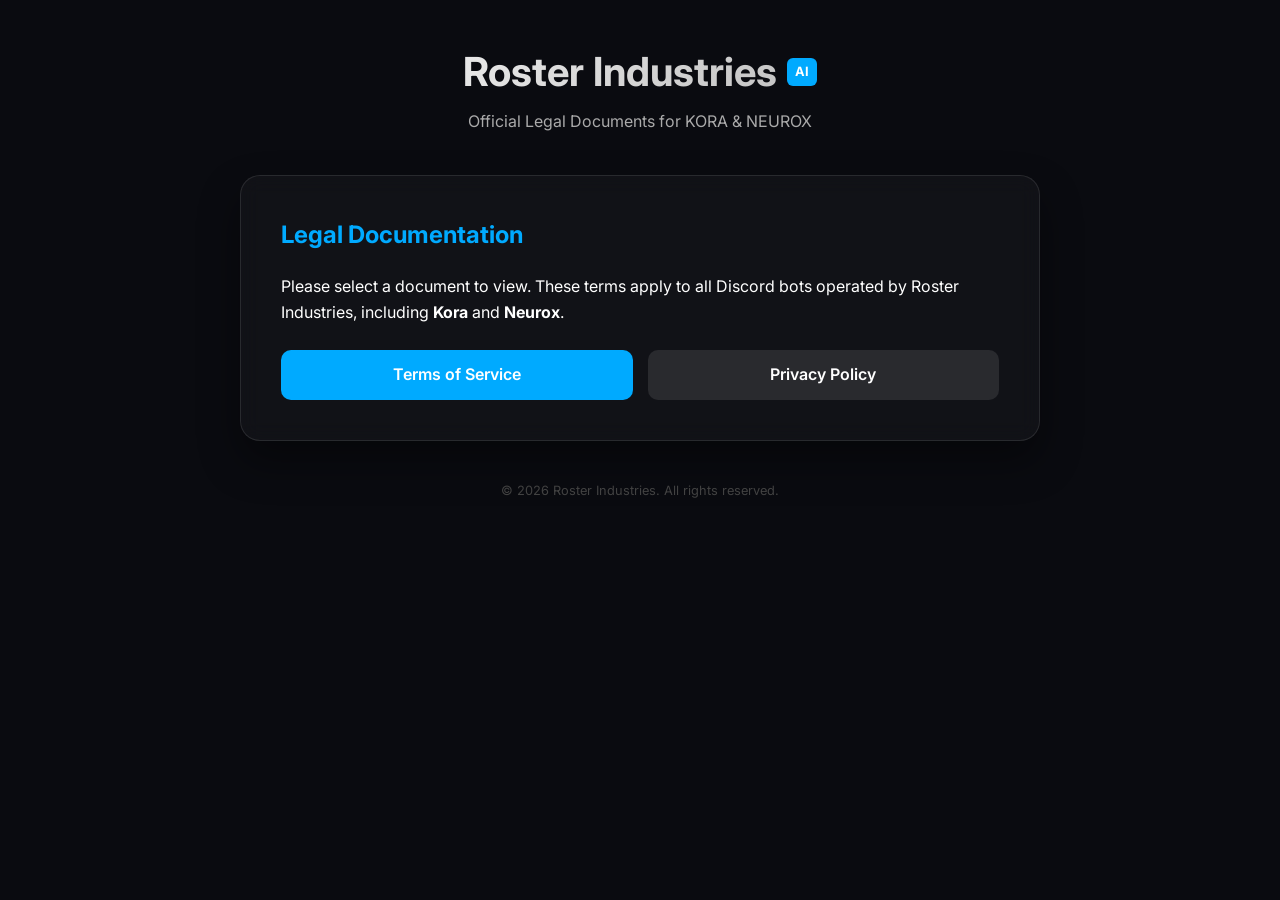
<file: index.html>
<!DOCTYPE html>
<html lang="en">

<head>
    <meta charset="UTF-8">
    <meta name="viewport" content="width=device-width, initial-scale=1.0">
    <title>Roster Industries - Legal Documents</title>
    <link rel="stylesheet" href="style.css">
    <link href="https://fonts.googleapis.com/css2?family=Inter:wght@400;600;700&display=swap" rel="stylesheet">
</head>

<body>
    <div class="container">
        <header>
            <h1>Roster Industries <span class="badge">AI</span></h1>
            <p>Official Legal Documents for KORA & NEUROX</p>
        </header>

        <main class="card">
            <h2>Legal Documentation</h2>
            <p>Please select a document to view. These terms apply to all Discord bots operated by Roster Industries,
                including <strong>Kora</strong> and <strong>Neurox</strong>.</p>
            <div class="links">
                <a href="terms" class="btn btn-primary">Terms of Service</a>
                <a href="privacy" class="btn btn-secondary">Privacy Policy</a>
            </div>
        </main>

        <footer>
            <p>&copy; 2026 Roster Industries. All rights reserved.</p>
        </footer>
    </div>
</body>

</html>
</file>
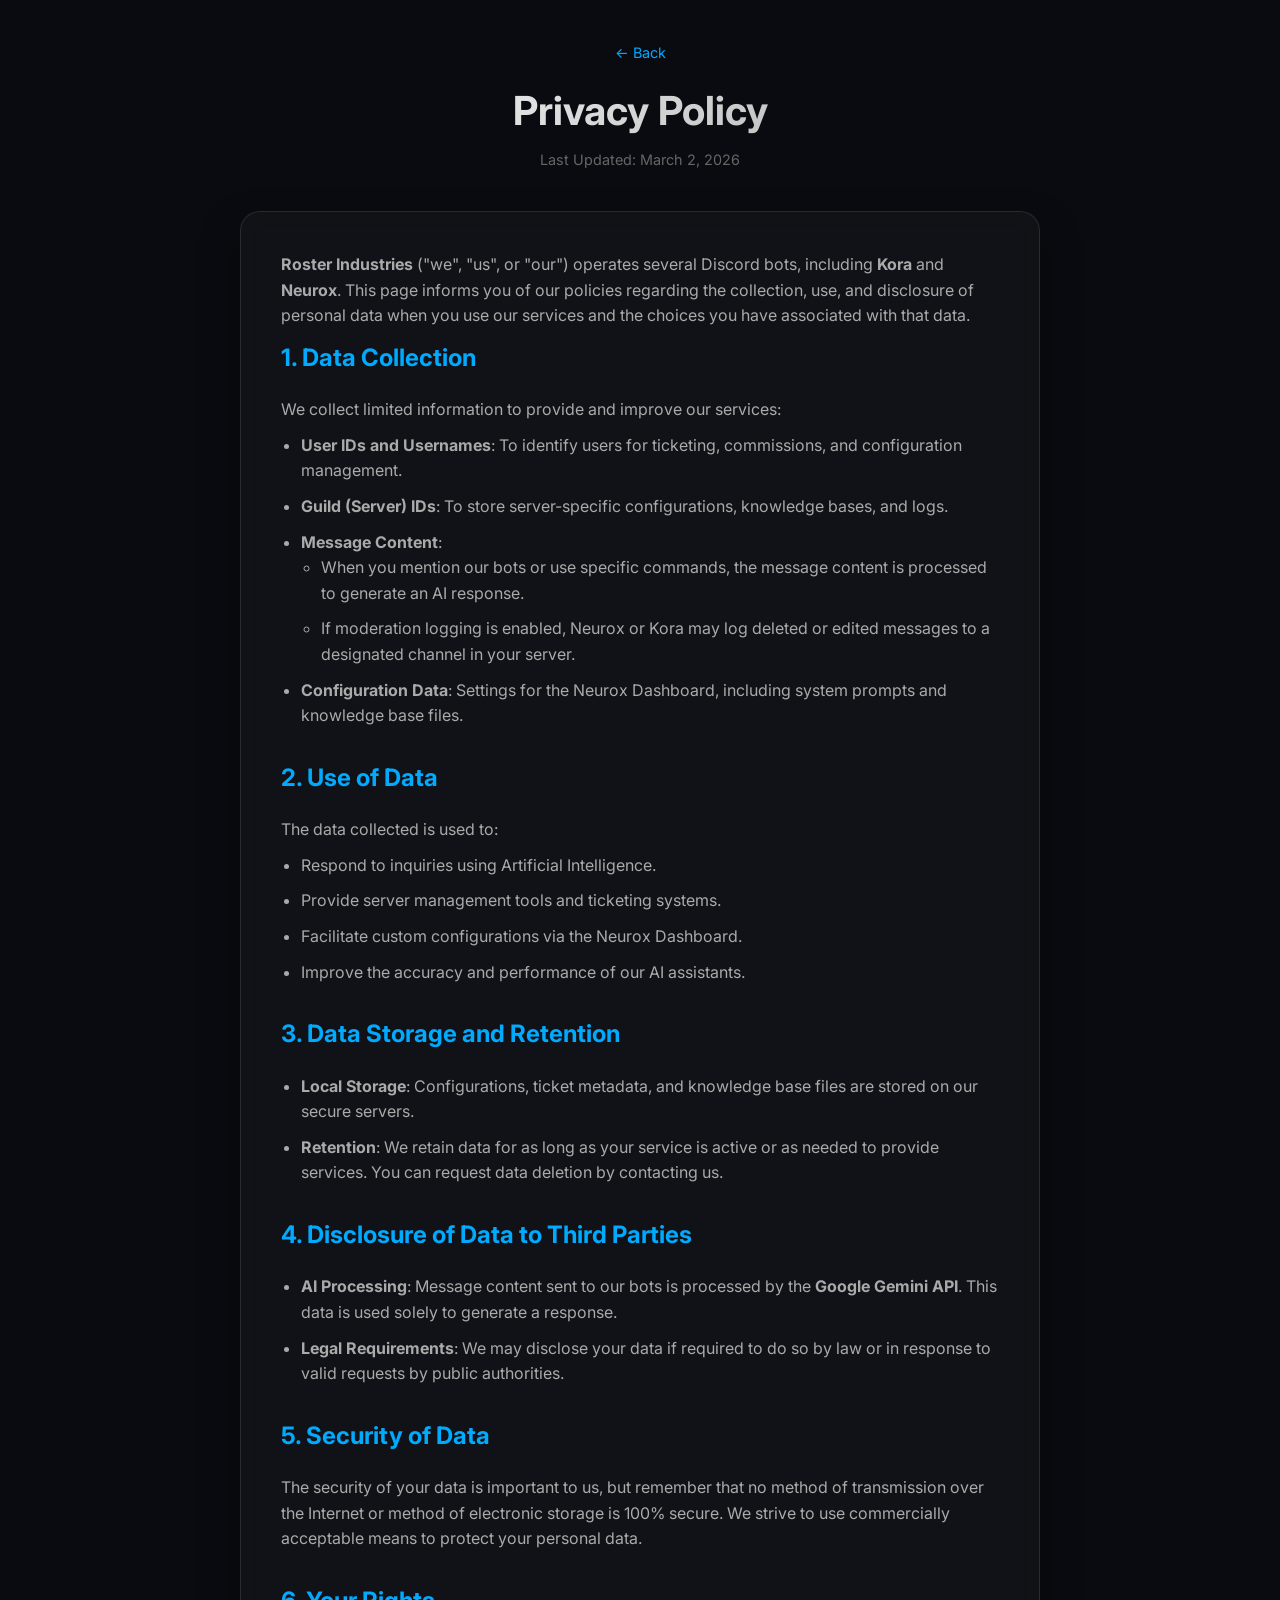
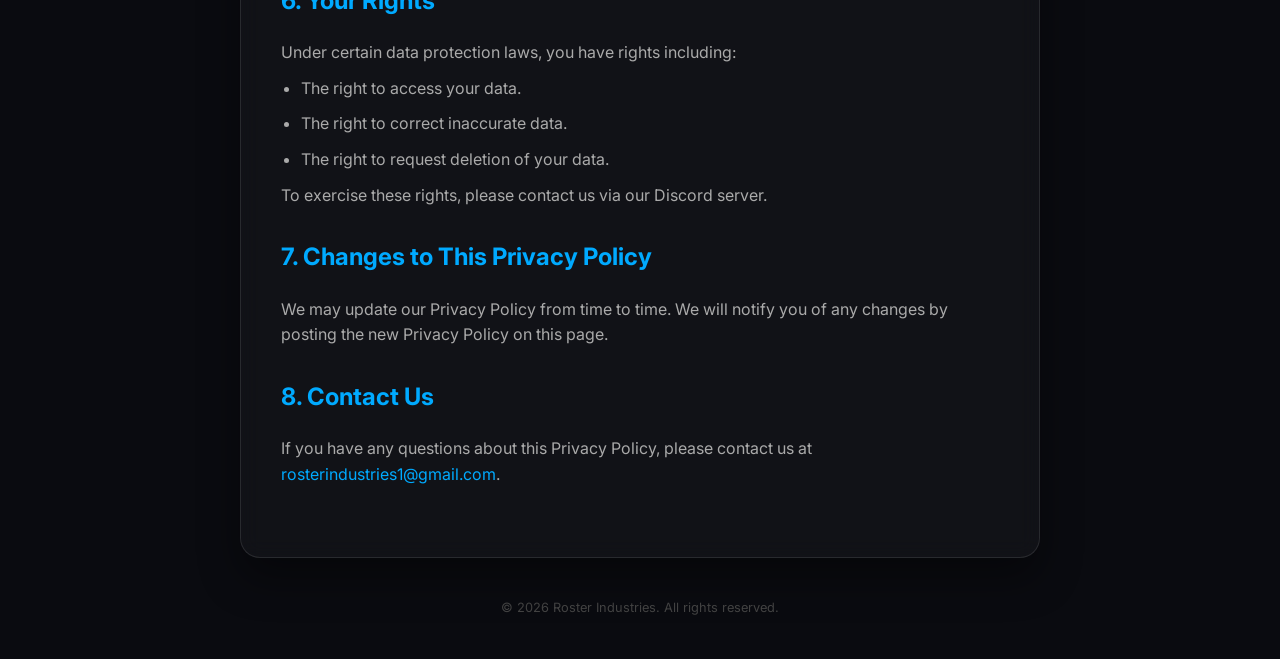
<file: privacy.html>
<!DOCTYPE html>
<html lang="en">

<head>
    <meta charset="UTF-8">
    <meta name="viewport" content="width=device-width, initial-scale=1.0">
    <title>Privacy Policy - Roster Industries Bots</title>
    <link rel="stylesheet" href="style.css">
    <link href="https://fonts.googleapis.com/css2?family=Inter:wght@400;600;700&display=swap" rel="stylesheet">
</head>

<body>
    <div class="container">
        <header>
            <a href="/" class="back-link">← Back</a>
            <h1>Privacy Policy</h1>
            <p class="last-updated">Last Updated: March 2, 2026</p>
        </header>

        <main class="card legal-content">
            <p><strong>Roster Industries</strong> ("we", "us", or "our") operates several Discord bots, including
                <strong>Kora</strong> and <strong>Neurox</strong>. This page informs you of our policies regarding the
                collection, use, and disclosure of personal data when you use our services and the choices you have
                associated with that data.</p>

            <section>
                <h2>1. Data Collection</h2>
                <p>We collect limited information to provide and improve our services:</p>
                <ul>
                    <li><strong>User IDs and Usernames</strong>: To identify users for ticketing, commissions, and
                        configuration management.</li>
                    <li><strong>Guild (Server) IDs</strong>: To store server-specific configurations, knowledge bases,
                        and logs.</li>
                    <li><strong>Message Content</strong>:
                        <ul>
                            <li>When you mention our bots or use specific commands, the message content is processed to
                                generate an AI response.</li>
                            <li>If moderation logging is enabled, Neurox or Kora may log deleted or edited messages to a
                                designated channel in your server.</li>
                        </ul>
                    </li>
                    <li><strong>Configuration Data</strong>: Settings for the Neurox Dashboard, including system prompts
                        and knowledge base files.</li>
                </ul>
            </section>

            <section>
                <h2>2. Use of Data</h2>
                <p>The data collected is used to:</p>
                <ul>
                    <li>Respond to inquiries using Artificial Intelligence.</li>
                    <li>Provide server management tools and ticketing systems.</li>
                    <li>Facilitate custom configurations via the Neurox Dashboard.</li>
                    <li>Improve the accuracy and performance of our AI assistants.</li>
                </ul>
            </section>

            <section>
                <h2>3. Data Storage and Retention</h2>
                <ul>
                    <li><strong>Local Storage</strong>: Configurations, ticket metadata, and knowledge base files are
                        stored on our secure servers.</li>
                    <li><strong>Retention</strong>: We retain data for as long as your service is active or as needed to
                        provide services. You can request data deletion by contacting us.</li>
                </ul>
            </section>

            <section>
                <h2>4. Disclosure of Data to Third Parties</h2>
                <ul>
                    <li><strong>AI Processing</strong>: Message content sent to our bots is processed by the
                        <strong>Google Gemini API</strong>. This data is used solely to generate a response.</li>
                    <li><strong>Legal Requirements</strong>: We may disclose your data if required to do so by law or in
                        response to valid requests by public authorities.</li>
                </ul>
            </section>

            <section>
                <h2>5. Security of Data</h2>
                <p>The security of your data is important to us, but remember that no method of transmission over the
                    Internet or method of electronic storage is 100% secure. We strive to use commercially acceptable
                    means to protect your personal data.</p>
            </section>

            <section>
                <h2>6. Your Rights</h2>
                <p>Under certain data protection laws, you have rights including:</p>
                <ul>
                    <li>The right to access your data.</li>
                    <li>The right to correct inaccurate data.</li>
                    <li>The right to request deletion of your data.</li>
                </ul>
                <p>To exercise these rights, please contact us via our Discord server.</p>
            </section>

            <section>
                <h2>7. Changes to This Privacy Policy</h2>
                <p>We may update our Privacy Policy from time to time. We will notify you of any changes by posting the
                    new Privacy Policy on this page.</p>
            </section>

            <section>
                <h2>8. Contact Us</h2>
                <p>If you have any questions about this Privacy Policy, please contact us at <a
                        href="mailto:rosterindustries1@gmail.com">rosterindustries1@gmail.com</a>.</p>
            </section>
        </main>

        <footer>
            <p>&copy; 2026 Roster Industries. All rights reserved.</p>
        </footer>
    </div>
</body>

</html>
</file>
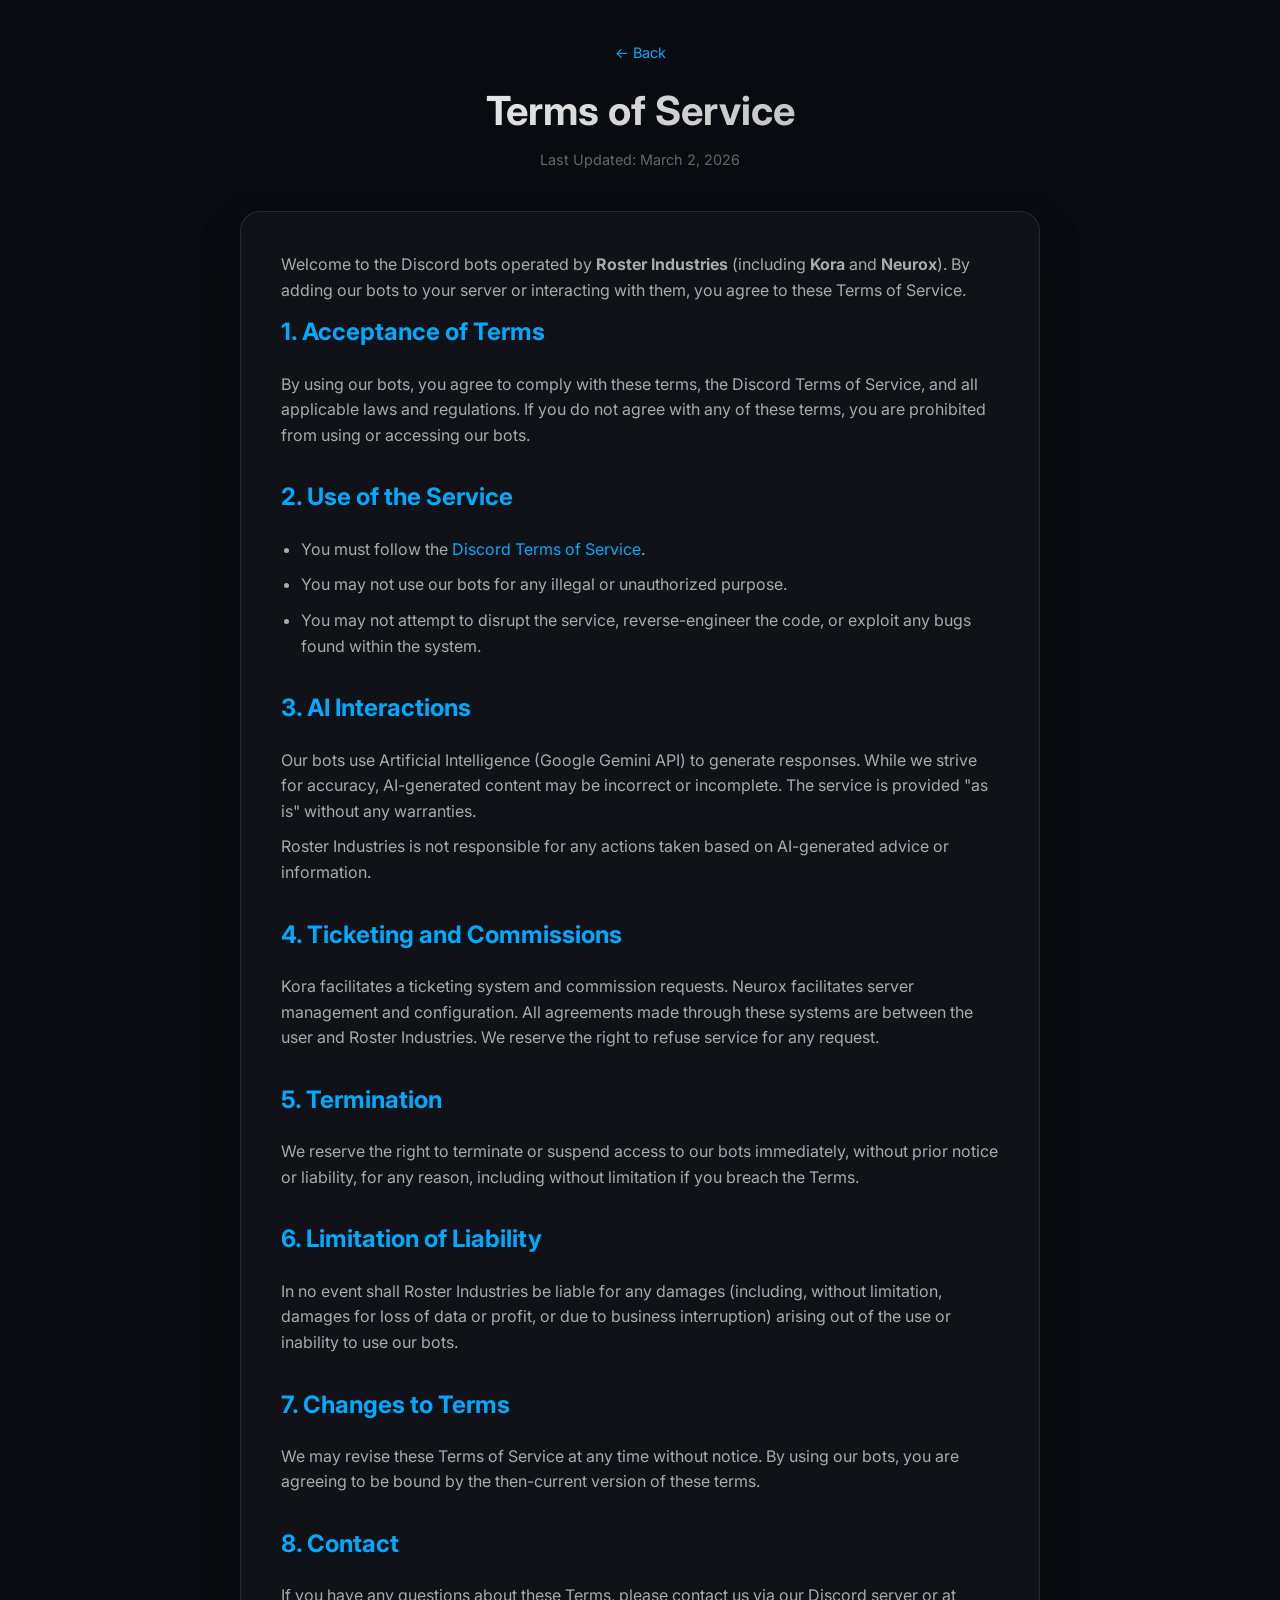
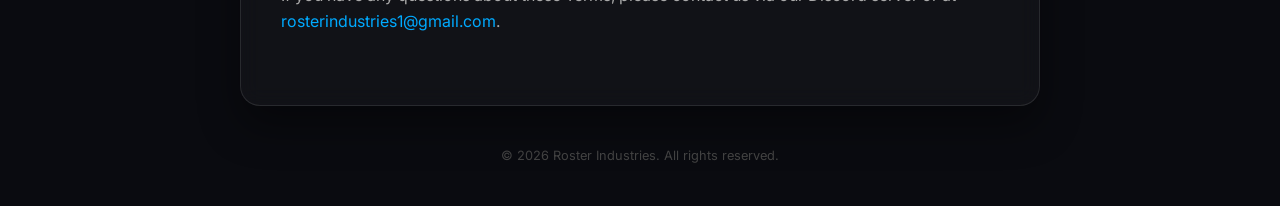
<file: terms.html>
<!DOCTYPE html>
<html lang="en">

<head>
    <meta charset="UTF-8">
    <meta name="viewport" content="width=device-width, initial-scale=1.0">
    <title>Terms of Service - Roster Industries Bots</title>
    <link rel="stylesheet" href="style.css">
    <link href="https://fonts.googleapis.com/css2?family=Inter:wght@400;600;700&display=swap" rel="stylesheet">
</head>

<body>
    <div class="container">
        <header>
            <a href="/" class="back-link">← Back</a>
            <h1>Terms of Service</h1>
            <p class="last-updated">Last Updated: March 2, 2026</p>
        </header>

        <main class="card legal-content">
            <p>Welcome to the Discord bots operated by <strong>Roster Industries</strong> (including
                <strong>Kora</strong> and <strong>Neurox</strong>). By adding our bots to your server or interacting
                with them, you agree to these Terms of Service.</p>

            <section>
                <h2>1. Acceptance of Terms</h2>
                <p>By using our bots, you agree to comply with these terms, the Discord Terms of Service, and all
                    applicable laws and regulations. If you do not agree with any of these terms, you are prohibited
                    from using or accessing our bots.</p>
            </section>

            <section>
                <h2>2. Use of the Service</h2>
                <ul>
                    <li>You must follow the <a href="https://discord.com/terms" target="_blank"
                            rel="noopener noreferrer">Discord Terms of Service</a>.</li>
                    <li>You may not use our bots for any illegal or unauthorized purpose.</li>
                    <li>You may not attempt to disrupt the service, reverse-engineer the code, or exploit any bugs found
                        within the system.</li>
                </ul>
            </section>

            <section>
                <h2>3. AI Interactions</h2>
                <p>Our bots use Artificial Intelligence (Google Gemini API) to generate responses. While we strive for
                    accuracy, AI-generated content may be incorrect or incomplete. The service is provided "as is"
                    without any warranties.</p>
                <p>Roster Industries is not responsible for any actions taken based on AI-generated advice or
                    information.</p>
            </section>

            <section>
                <h2>4. Ticketing and Commissions</h2>
                <p>Kora facilitates a ticketing system and commission requests. Neurox facilitates server management and
                    configuration. All agreements made through these systems are between the user and Roster Industries.
                    We reserve the right to refuse service for any request.</p>
            </section>

            <section>
                <h2>5. Termination</h2>
                <p>We reserve the right to terminate or suspend access to our bots immediately, without prior notice or
                    liability, for any reason, including without limitation if you breach the Terms.</p>
            </section>

            <section>
                <h2>6. Limitation of Liability</h2>
                <p>In no event shall Roster Industries be liable for any damages (including, without limitation, damages
                    for loss of data or profit, or due to business interruption) arising out of the use or inability to
                    use our bots.</p>
            </section>

            <section>
                <h2>7. Changes to Terms</h2>
                <p>We may revise these Terms of Service at any time without notice. By using our bots, you are agreeing
                    to be bound by the then-current version of these terms.</p>
            </section>

            <section>
                <h2>8. Contact</h2>
                <p>If you have any questions about these Terms, please contact us via our Discord server or at <a
                        href="mailto:rosterindustries1@gmail.com">rosterindustries1@gmail.com</a>.</p>
            </section>
        </main>

        <footer>
            <p>&copy; 2026 Roster Industries. All rights reserved.</p>
        </footer>
    </div>
</body>

</html>
</file>
<file: style.css>
:root {
    --bg: #0a0b10;
    --card-bg: rgba(255, 255, 255, 0.03);
    --border: rgba(255, 255, 255, 0.1);
    --text: #ffffff;
    --text-dim: #aaa;
    --primary: #00aaff;
    --secondary: rgba(255, 255, 255, 0.1);
}

* {
    margin: 0;
    padding: 0;
    box-sizing: border-box;
}

body {
    background-color: var(--bg);
    color: var(--text);
    font-family: 'Inter', sans-serif;
    line-height: 1.6;
    display: flex;
    justify-content: center;
    min-height: 100vh;
    padding: 40px 20px;
}

.container {
    max-width: 800px;
    width: 100%;
}

header {
    text-align: center;
    margin-bottom: 40px;
}

header h1 {
    font-size: 2.5rem;
    background: linear-gradient(135deg, #fff 0%, #aaa 100%);
    -webkit-background-clip: text;
    -webkit-text-fill-color: transparent;
    display: flex;
    align-items: center;
    justify-content: center;
    gap: 10px;
}

.badge {
    background: var(--primary);
    -webkit-text-fill-color: #fff;
    font-size: 0.8rem;
    padding: 4px 8px;
    border-radius: 6px;
    vertical-align: middle;
}

header p {
    color: var(--text-dim);
    margin-top: 5px;
}

.card {
    background: var(--card-bg);
    backdrop-filter: blur(10px);
    border: 1px solid var(--border);
    border-radius: 20px;
    padding: 40px;
    box-shadow: 0 20px 40px rgba(0, 0, 0, 0.4);
}

h2 {
    color: var(--primary);
    margin-bottom: 20px;
    font-size: 1.5rem;
}

.links {
    display: flex;
    gap: 15px;
    margin-top: 25px;
}

.btn {
    padding: 12px 24px;
    border-radius: 10px;
    text-decoration: none;
    font-weight: 600;
    transition: all 0.3s ease;
    flex: 1;
    text-align: center;
}

.btn-primary {
    background: var(--primary);
    color: #fff;
}

.btn-primary:hover {
    box-shadow: 0 0 20px rgba(0, 170, 255, 0.4);
    transform: translateY(-2px);
}

.btn-secondary {
    background: var(--secondary);
    color: #fff;
}

.btn-secondary:hover {
    background: rgba(255, 255, 255, 0.15);
}

.back-link {
    color: var(--primary);
    text-decoration: none;
    display: inline-block;
    margin-bottom: 15px;
    font-size: 0.9rem;
}

.last-updated {
    color: #666;
    font-size: 0.9rem;
    margin-bottom: 20px;
}

.legal-content section {
    margin-bottom: 30px;
}

.legal-content p,
.legal-content li {
    color: var(--text-dim);
    margin-bottom: 10px;
}

.legal-content ul {
    padding-left: 20px;
}

.legal-content a {
    color: var(--primary);
    text-decoration: none;
}

.legal-content a:hover {
    text-decoration: underline;
}

footer {
    text-align: center;
    margin-top: 40px;
    color: #444;
    font-size: 0.8rem;
}

@media (max-width: 600px) {
    .links {
        flex-direction: column;
    }
}
</file>
